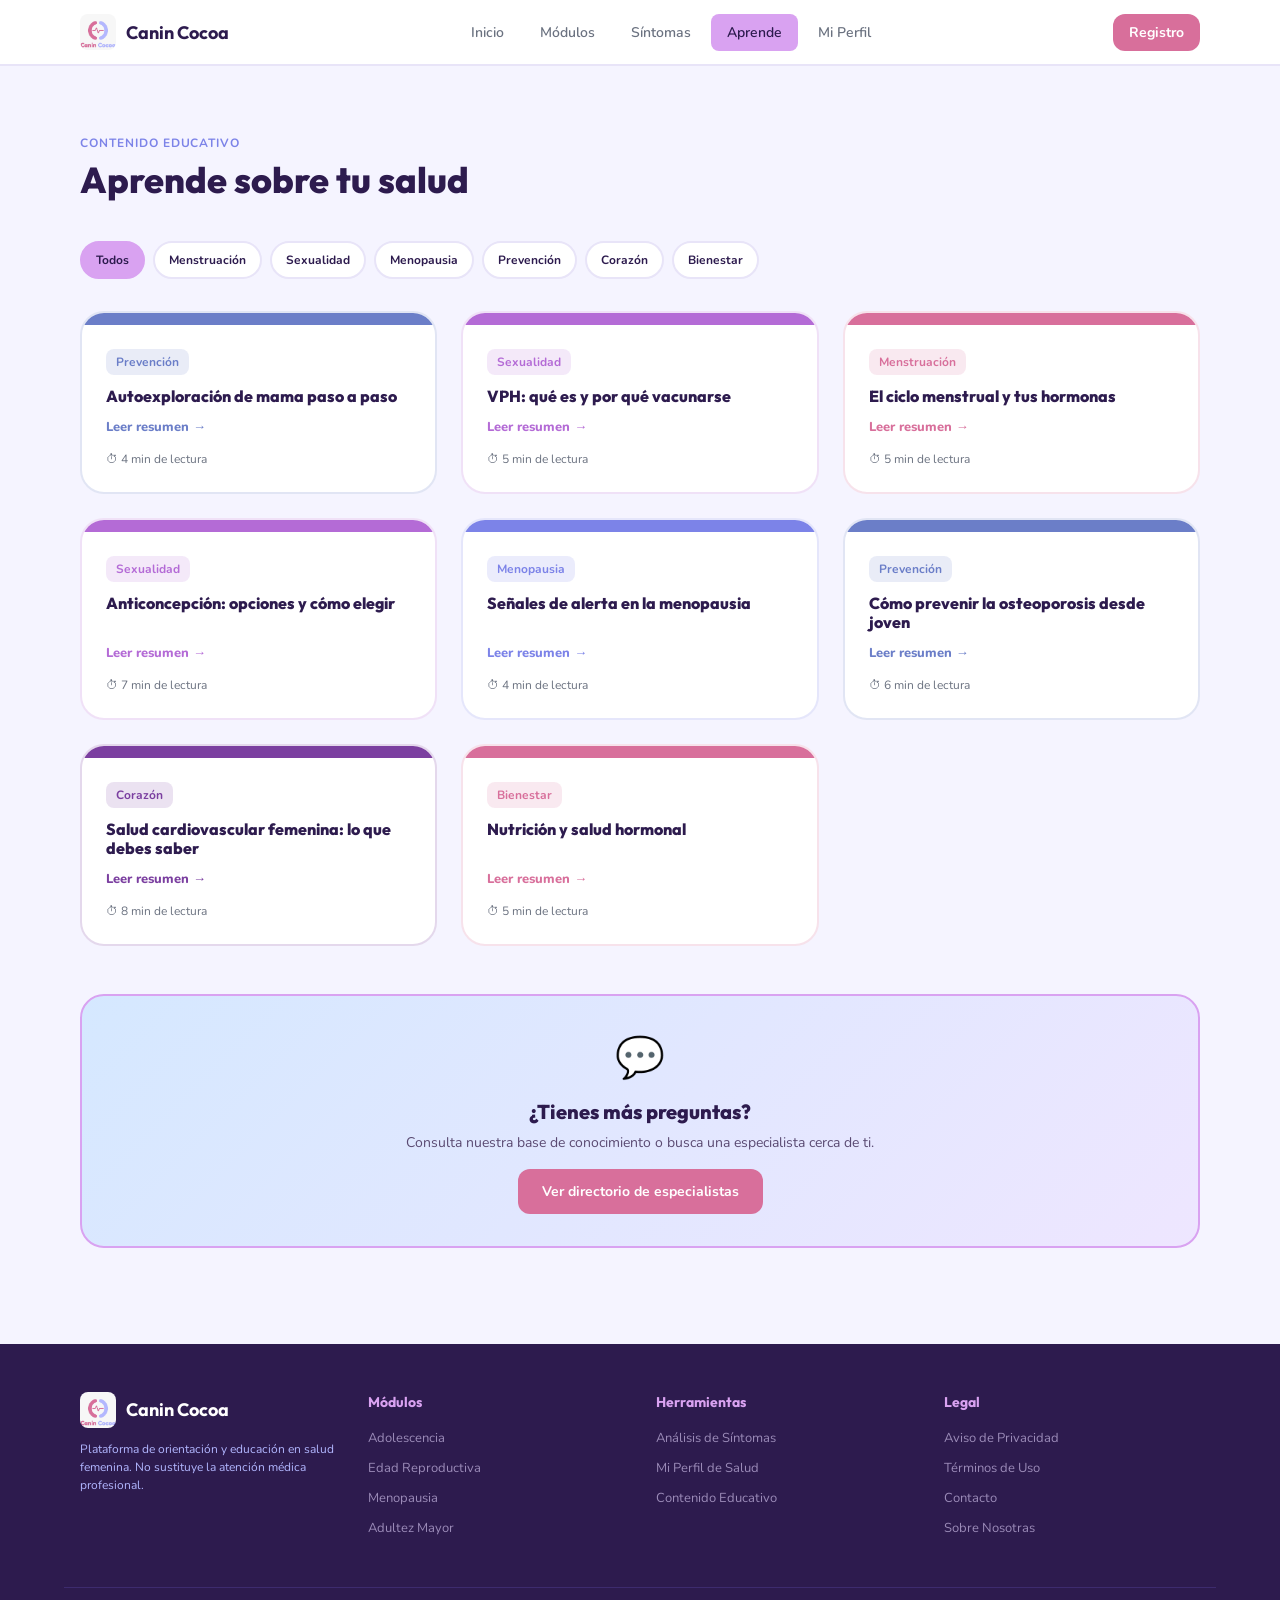
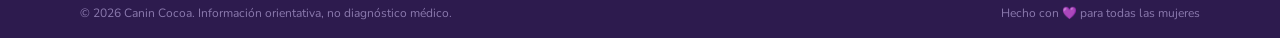
<file: aprende.html>
<!DOCTYPE html>
<html lang="es">
<head>
  <meta charset="UTF-8">
  <meta name="viewport" content="width=device-width, initial-scale=1.0">
  <title>Aprende sobre tu salud · Canin Cocoa</title>
  <meta name="description" content="Orientación, prevención y educación en salud femenina adaptada a cada etapa de la vida.">
  <link rel="icon" href="img/logo.jpeg">
  <link rel="stylesheet" href="css/styles.css">
</head>
<body>

  <!-- ===== Navegación ===== -->
  <header class="nav">
    <div class="container nav-inner">
      <a href="index.html" class="brand">
        <img src="img/logo.jpeg" alt="Logo Canin Cocoa">
        Canin Cocoa
      </a>
      <nav class="nav-links" id="navLinks">
        <a href="index.html">Inicio</a>
        <a href="modulos.html">Módulos</a>
        <a href="sintomas.html">Síntomas</a>
        <a href="aprende.html" class="active">Aprende</a>
        <a href="perfil.html">Mi Perfil</a>
      </nav>
      <a href="perfil.html" class="btn btn-rose nav-cta">Registro</a>
      <button class="menu-toggle" id="menuToggle" aria-label="Abrir menú" aria-expanded="false">
        <span></span><span></span><span></span>
      </button>
    </div>
  </header>

    <main>
    <section class="section">
      <div class="container">
        <div class="section-head">
          <span class="eyebrow" style="color:#7C83E8">Contenido educativo</span>
          <h2 class="section-title">Aprende sobre tu salud</h2>
        </div>

        <!-- Filtros: data-filter debe coincidir con data-tag de cada artículo -->
        <div class="chips" id="filters" style="margin-bottom:32px">
          <button class="chip pill active" data-filter="todos">Todos</button>
          <button class="chip pill" data-filter="menstruacion">Menstruación</button>
          <button class="chip pill" data-filter="sexualidad">Sexualidad</button>
          <button class="chip pill" data-filter="menopausia">Menopausia</button>
          <button class="chip pill" data-filter="prevencion">Prevención</button>
          <button class="chip pill" data-filter="corazon">Corazón</button>
          <button class="chip pill" data-filter="bienestar">Bienestar</button>
        </div>

        <div class="articles">
          <article class="article t-prevencion" data-tag="prevencion" id="autoexploracion">
            <div class="article-body">
              <span class="tag">Prevención</span>
              <h4>Autoexploración de mama paso a paso</h4>
              <details>
                <summary>Leer resumen →</summary>
                Hazla cada mes, de 7 a 10 días después de que inicie tu menstruación (o el mismo día de cada mes si ya no menstrúas). Frente al espejo, observa forma, piel y pezones; luego, acostada, recorre cada seno y la axila con las yemas de los dedos en círculos. Consulta si notas bultos, hundimientos, secreción o cambios en la piel. A partir de los 40 años, complementa con una mastografía cada 2 años.
              </details>
              <div class="article-meta"><span>⏱ 4 min de lectura</span></div>
            </div>
          </article>

          <article class="article t-sexualidad" data-tag="sexualidad" id="vph">
            <div class="article-body">
              <span class="tag">Sexualidad</span>
              <h4>VPH: qué es y por qué vacunarse</h4>
              <details>
                <summary>Leer resumen →</summary>
                El virus del papiloma humano es la infección de transmisión sexual más común y la principal causa del cáncer cervicouterino. La vacuna protege mejor si se aplica antes de iniciar la vida sexual; en México es gratuita para niñas y niños de 5.º de primaria o de 11 años. La vacuna no sustituye el Papanicolaou ni la prueba de VPH.
              </details>
              <div class="article-meta"><span>⏱ 5 min de lectura</span></div>
            </div>
          </article>
          <article class="article t-menstruacion" data-tag="menstruacion">
            <div class="article-body">
              <span class="tag">Menstruación</span>
              <h4>El ciclo menstrual y tus hormonas</h4>
              <details>
                <summary>Leer resumen →</summary>
                Un ciclo suele durar entre 21 y 35 días y tiene cuatro fases: menstrual, folicular, ovulatoria y lútea. Llevar un registro de tus periodos te ayuda a notar cambios y a comentarlos con tu médica.
              </details>
              <div class="article-meta"><span>⏱ 5 min de lectura</span></div>
            </div>
          </article>

          <article class="article t-sexualidad" data-tag="sexualidad">
            <div class="article-body">
              <span class="tag">Sexualidad</span>
              <h4>Anticoncepción: opciones y cómo elegir</h4>
              <details>
                <summary>Leer resumen →</summary>
                Existen métodos de barrera, hormonales, dispositivos intrauterinos y definitivos. El condón es el único que además protege contra ITS. La elección ideal se hace junto con una profesional según tu salud y tus planes.
              </details>
              <div class="article-meta"><span>⏱ 7 min de lectura</span></div>
            </div>
          </article>

          <article class="article t-menopausia" data-tag="menopausia">
            <div class="article-body">
              <span class="tag">Menopausia</span>
              <h4>Señales de alerta en la menopausia</h4>
              <details>
                <summary>Leer resumen →</summary>
                La menopausia se confirma tras 12 meses sin menstruación. Cualquier sangrado posterior debe revisarse, igual que los sofocos que interfieren con el sueño o las palpitaciones frecuentes.
              </details>
              <div class="article-meta"><span>⏱ 4 min de lectura</span></div>
            </div>
          </article>

          <article class="article t-prevencion" data-tag="prevencion">
            <div class="article-body">
              <span class="tag">Prevención</span>
              <h4>Cómo prevenir la osteoporosis desde joven</h4>
              <details>
                <summary>Leer resumen →</summary>
                La masa ósea alcanza su punto máximo alrededor de los 30 años. Calcio, vitamina D, ejercicio con impacto o de fuerza y evitar el tabaco son la base para huesos fuertes más adelante.
              </details>
              <div class="article-meta"><span>⏱ 6 min de lectura</span></div>
            </div>
          </article>

          <article class="article t-corazon" data-tag="corazon">
            <div class="article-body">
              <span class="tag">Corazón</span>
              <h4>Salud cardiovascular femenina: lo que debes saber</h4>
              <details>
                <summary>Leer resumen →</summary>
                En las mujeres, un infarto puede presentarse con cansancio, náusea, falta de aire o dolor en espalda o mandíbula, no solo dolor de pecho. Ante estos síntomas, acude a urgencias.
              </details>
              <div class="article-meta"><span>⏱ 8 min de lectura</span></div>
            </div>
          </article>

          <article class="article t-bienestar" data-tag="bienestar">
            <div class="article-body">
              <span class="tag">Bienestar</span>
              <h4>Nutrición y salud hormonal</h4>
              <details>
                <summary>Leer resumen →</summary>
                Una alimentación variada con fibra, proteína, grasas saludables y buena hidratación apoya el equilibrio hormonal. Dormir bien y manejar el estrés también influyen en tu ciclo.
              </details>
              <div class="article-meta"><span>⏱ 5 min de lectura</span></div>
            </div>
          </article>
        </div>

        <div class="cta-box">
          <div class="big-icon">💬</div>
          <h3>¿Tienes más preguntas?</h3>
          <p>Consulta nuestra base de conocimiento o busca una especialista cerca de ti.</p>
          <a href="#" class="btn btn-rose">Ver directorio de especialistas</a>
        </div>
      </div>
    </section>
  </main>


  <!-- ===== Pie de página ===== -->
  <footer class="footer">
    <div class="container footer-grid">
      <div>
        <a href="index.html" class="brand"><img src="img/logo.jpeg" alt="">Canin Cocoa</a>
        <p>Plataforma de orientación y educación en salud femenina. No sustituye la atención médica profesional.</p>
      </div>
      <div>
        <h5>Módulos</h5>
        <ul>
          <li><a href="modulos.html#adolescence">Adolescencia</a></li>
          <li><a href="modulos.html#reproductive">Edad Reproductiva</a></li>
          <li><a href="modulos.html#menopause">Menopausia</a></li>
          <li><a href="modulos.html#senior">Adultez Mayor</a></li>
        </ul>
      </div>
      <div>
        <h5>Herramientas</h5>
        <ul>
          <li><a href="sintomas.html">Análisis de Síntomas</a></li>
          <li><a href="perfil.html">Mi Perfil de Salud</a></li>
          <li><a href="aprende.html">Contenido Educativo</a></li>
        </ul>
      </div>
      <div>
        <h5>Legal</h5>
        <ul>
          <li><a href="#">Aviso de Privacidad</a></li>
          <li><a href="#">Términos de Uso</a></li>
          <li><a href="#">Contacto</a></li>
          <li><a href="#">Sobre Nosotras</a></li>
        </ul>
      </div>
    </div>
    <div class="container footer-bottom">
      <span>© 2026 Canin Cocoa. Información orientativa, no diagnóstico médico.</span>
      <span>Hecho con 💜 para todas las mujeres</span>
    </div>
  </footer>

  <script src="js/main.js"></script>
</body>
</html>
</file>
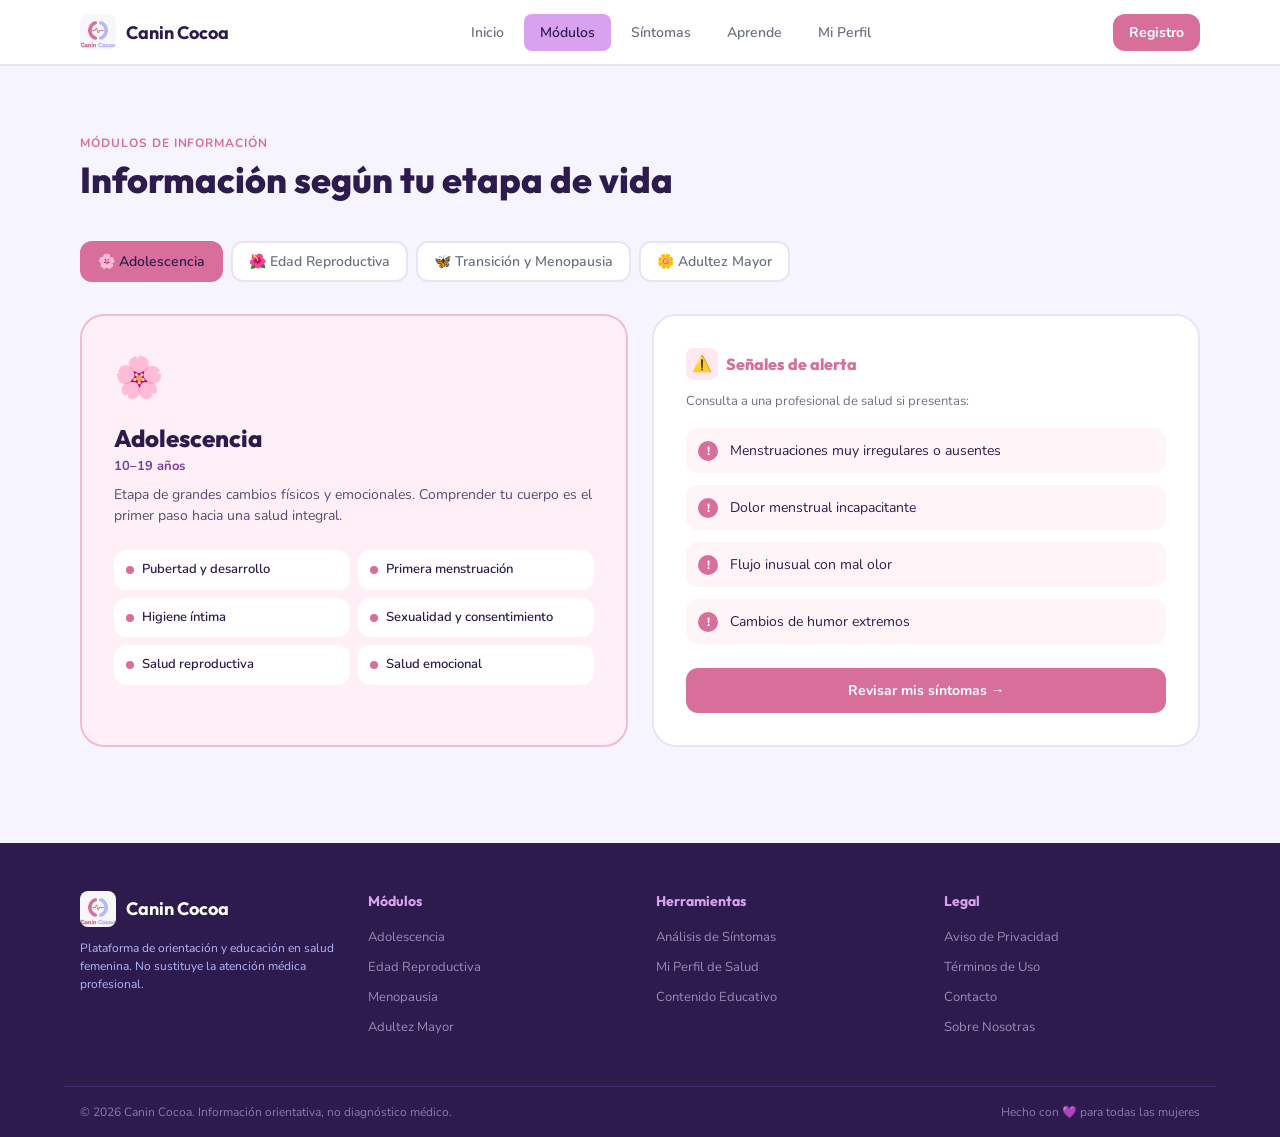
<file: modulos.html>
<!DOCTYPE html>
<html lang="es">
<head>
  <meta charset="UTF-8">
  <meta name="viewport" content="width=device-width, initial-scale=1.0">
  <title>Módulos por etapa · Canin Cocoa</title>
  <meta name="description" content="Orientación, prevención y educación en salud femenina adaptada a cada etapa de la vida.">
  <link rel="icon" href="img/icono.jpeg">
  <link rel="stylesheet" href="css/styles.css">
</head>
<body>

  <!-- ===== Navegación ===== -->
  <header class="nav">
    <div class="container nav-inner">
      <a href="index.html" class="brand">
        <img src="img/logo.jpeg" alt="Logo Canin Cocoa">
        Canin Cocoa
      </a>
      <nav class="nav-links" id="navLinks">
        <a href="index.html">Inicio</a>
        <a href="modulos.html" class="active">Módulos</a>
        <a href="sintomas.html">Síntomas</a>
        <a href="aprende.html">Aprende</a>
        <a href="perfil.html">Mi Perfil</a>
      </nav>
      <a href="perfil.html" class="btn btn-rose nav-cta">Registro</a>
      <button class="menu-toggle" id="menuToggle" aria-label="Abrir menú" aria-expanded="false">
        <span></span><span></span><span></span>
      </button>
    </div>
  </header>

    <main>
    <section class="section">
      <div class="container">
        <div class="section-head">
          <span class="eyebrow">Módulos de información</span>
          <h2 class="section-title">Información según tu etapa de vida</h2>
        </div>

        <!-- Pestañas: cada botón muestra el panel con el mismo data-stage -->
        <div class="tabs" role="tablist">
          <button class="tab stage-adolescence active" data-stage="adolescence" role="tab">🌸 Adolescencia</button>
          <button class="tab stage-reproductive" data-stage="reproductive" role="tab">🌺 Edad Reproductiva</button>
          <button class="tab stage-menopause" data-stage="menopause" role="tab">🦋 Transición y Menopausia</button>
          <button class="tab stage-senior" data-stage="senior" role="tab">🌼 Adultez Mayor</button>
        </div>

        <!-- ===== Adolescencia ===== -->
        <div class="panel stage-adolescence active" id="adolescence" role="tabpanel">
          <div class="card stage-info">
            <div class="big-icon">🌸</div>
            <h3>Adolescencia</h3>
            <div class="age">10–19 años</div>
            <p>Etapa de grandes cambios físicos y emocionales. Comprender tu cuerpo es el primer paso hacia una salud integral.</p>
            <div class="topics">
              <div class="topic">Pubertad y desarrollo</div>
              <div class="topic">Primera menstruación</div>
              <div class="topic">Higiene íntima</div>
              <div class="topic">Sexualidad y consentimiento</div>
              <div class="topic">Salud reproductiva</div>
              <div class="topic">Salud emocional</div>
            </div>
          </div>
          <div class="card">
            <div class="alerts-head"><div class="icon">⚠️</div><h4>Señales de alerta</h4></div>
            <p class="small-muted">Consulta a una profesional de salud si presentas:</p>
            <ul class="alert-list">
              <li>Menstruaciones muy irregulares o ausentes</li>
              <li>Dolor menstrual incapacitante</li>
              <li>Flujo inusual con mal olor</li>
              <li>Cambios de humor extremos</li>
            </ul>
            <a href="sintomas.html" class="btn btn-rose btn-block">Revisar mis síntomas →</a>
          </div>
        </div>

        <!-- ===== Edad reproductiva ===== -->
        <div class="panel stage-reproductive" id="reproductive" role="tabpanel">
          <div class="card stage-info">
            <div class="big-icon">🌺</div>
            <h3>Edad Reproductiva</h3>
            <div class="age">20–39 años</div>
            <p>Años de mayor actividad reproductiva. El conocimiento de tu ciclo y tu salud sexual es poder.</p>
            <div class="topics">
              <div class="topic">Ciclo menstrual</div>
              <div class="topic">Anticoncepción</div>
              <div class="topic">Embarazo y planificación</div>
              <div class="topic">Infecciones de transmisión sexual</div>
              <div class="topic">Endometriosis y SOP</div>
              <div class="topic">Salud cervical</div>
            </div>
          </div>
          <div class="card">
            <div class="alerts-head"><div class="icon">⚠️</div><h4>Señales de alerta</h4></div>
            <p class="small-muted">Consulta a una profesional de salud si presentas:</p>
            <ul class="alert-list">
              <li>Sangrado entre periodos</li>
              <li>Dolor pélvico persistente</li>
              <li>Secreción inusual</li>
              <li>Dificultad para concebir después de 12 meses</li>
            </ul>
            <a href="sintomas.html" class="btn btn-rose btn-block">Revisar mis síntomas →</a>
          </div>
        </div>

        <!-- ===== Menopausia ===== -->
        <div class="panel stage-menopause" id="menopause" role="tabpanel">
          <div class="card stage-info">
            <div class="big-icon">🦋</div>
            <h3>Transición y Menopausia</h3>
            <div class="age">40–59 años</div>
            <p>Una nueva etapa de transformación. Cuidar tu corazón, tus huesos y tu equilibrio hormonal es esencial.</p>
            <div class="topics">
              <div class="topic">Cambios hormonales</div>
              <div class="topic">Perimenopausia</div>
              <div class="topic">Salud ósea y osteoporosis</div>
              <div class="topic">Tiroides</div>
              <div class="topic">Prevención cardiovascular</div>
              <div class="topic">Bienestar emocional</div>
            </div>
          </div>
          <div class="card">
            <div class="alerts-head"><div class="icon">⚠️</div><h4>Señales de alerta</h4></div>
            <p class="small-muted">Consulta a una profesional de salud si presentas:</p>
            <ul class="alert-list">
              <li>Sangrado después de la menopausia</li>
              <li>Sofocos severos que afectan tu vida diaria</li>
              <li>Palpitaciones frecuentes</li>
              <li>Dolor en el pecho</li>
            </ul>
            <a href="sintomas.html" class="btn btn-rose btn-block">Revisar mis síntomas →</a>
          </div>
        </div>

        <!-- ===== Adultez mayor ===== -->
        <div class="panel stage-senior" id="senior" role="tabpanel">
          <div class="card stage-info">
            <div class="big-icon">🌼</div>
            <h3>Adultez Mayor</h3>
            <div class="age">60+ años</div>
            <p>La experiencia y la sabiduría van de la mano con la salud. Prevenir es vivir mejor.</p>
            <div class="topics">
              <div class="topic">Osteoporosis</div>
              <div class="topic">Salud cardiovascular</div>
              <div class="topic">Diabetes tipo 2</div>
              <div class="topic">Función tiroidea</div>
              <div class="topic">Salud cognitiva</div>
              <div class="topic">Prevención de caídas</div>
            </div>
          </div>
          <div class="card">
            <div class="alerts-head"><div class="icon">⚠️</div><h4>Señales de alerta</h4></div>
            <p class="small-muted">Consulta a una profesional de salud si presentas:</p>
            <ul class="alert-list">
              <li>Dolor torácico o dificultad para respirar</li>
              <li>Confusión repentina</li>
              <li>Caídas frecuentes</li>
              <li>Pérdida de peso sin causa aparente</li>
            </ul>
            <a href="sintomas.html" class="btn btn-rose btn-block">Revisar mis síntomas →</a>
          </div>
        </div>
      </div>
    </section>
  </main>


  <!-- ===== Pie de página ===== -->
  <footer class="footer">
    <div class="container footer-grid">
      <div>
        <a href="index.html" class="brand"><img src="img/logo.jpeg" alt="">Canin Cocoa</a>
        <p>Plataforma de orientación y educación en salud femenina. No sustituye la atención médica profesional.</p>
      </div>
      <div>
        <h5>Módulos</h5>
        <ul>
          <li><a href="modulos.html#adolescence">Adolescencia</a></li>
          <li><a href="modulos.html#reproductive">Edad Reproductiva</a></li>
          <li><a href="modulos.html#menopause">Menopausia</a></li>
          <li><a href="modulos.html#senior">Adultez Mayor</a></li>
        </ul>
      </div>
      <div>
        <h5>Herramientas</h5>
        <ul>
          <li><a href="sintomas.html">Análisis de Síntomas</a></li>
          <li><a href="perfil.html">Mi Perfil de Salud</a></li>
          <li><a href="aprende.html">Contenido Educativo</a></li>
        </ul>
      </div>
      <div>
        <h5>Legal</h5>
        <ul>
          <li><a href="#">Aviso de Privacidad</a></li>
          <li><a href="#">Términos de Uso</a></li>
          <li><a href="#">Contacto</a></li>
          <li><a href="#">Sobre Nosotras</a></li>
        </ul>
      </div>
    </div>
    <div class="container footer-bottom">
      <span>© 2026 Canin Cocoa. Información orientativa, no diagnóstico médico.</span>
      <span>Hecho con 💜 para todas las mujeres</span>
    </div>
  </footer>

  <script src="js/main.js"></script>
</body>
</html>
</file>
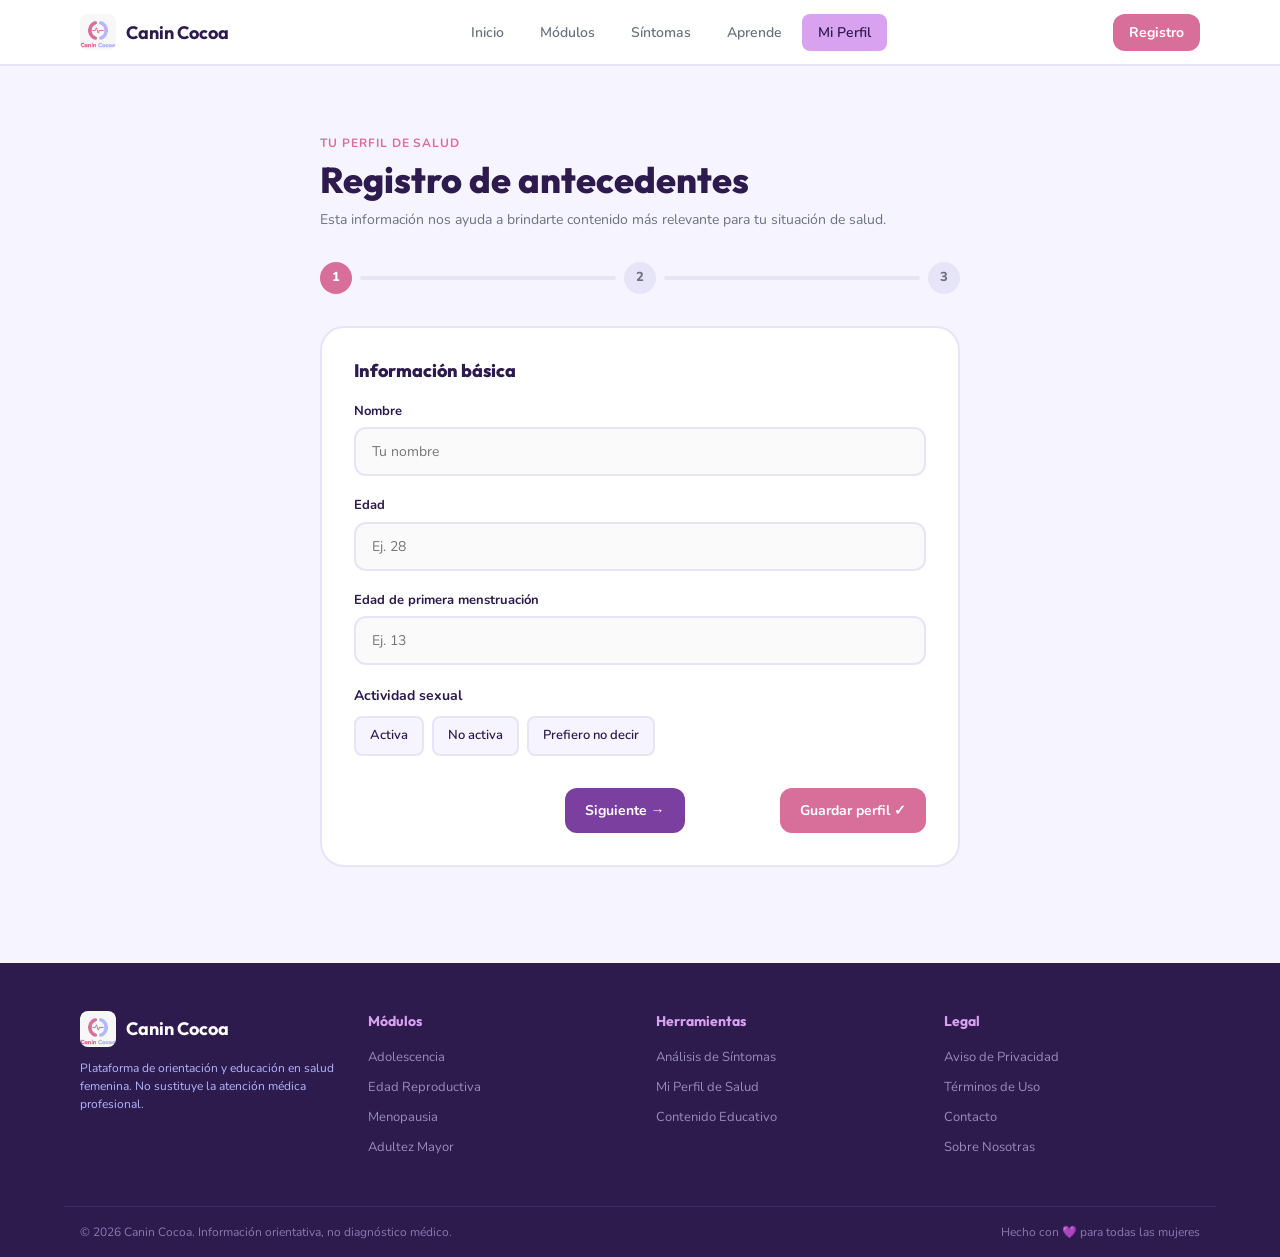
<file: perfil.html>
<!DOCTYPE html>
<html lang="es">
<head>
  <meta charset="UTF-8">
  <meta name="viewport" content="width=device-width, initial-scale=1.0">
  <title>Mi perfil de salud · Canin Cocoa</title>
  <meta name="description" content="Orientación, prevención y educación en salud femenina adaptada a cada etapa de la vida.">
  <link rel="icon" href="img/icono.jpeg">
  <link rel="stylesheet" href="css/styles.css">
</head>
<body>

  <!-- ===== Navegación ===== -->
  <header class="nav">
    <div class="container nav-inner">
      <a href="index.html" class="brand">
        <img src="img/logo.jpeg" alt="Logo Canin Cocoa">
        Canin Cocoa
      </a>
      <nav class="nav-links" id="navLinks">
        <a href="index.html">Inicio</a>
        <a href="modulos.html">Módulos</a>
        <a href="sintomas.html">Síntomas</a>
        <a href="aprende.html">Aprende</a>
        <a href="perfil.html" class="active">Mi Perfil</a>
      </nav>
      <a href="perfil.html" class="btn btn-rose nav-cta">Registro</a>
      <button class="menu-toggle" id="menuToggle" aria-label="Abrir menú" aria-expanded="false">
        <span></span><span></span><span></span>
      </button>
    </div>
  </header>

    <main>
    <section class="section">
      <div class="container-sm">
        <div class="section-head" style="margin-bottom:32px">
          <span class="eyebrow">Tu perfil de salud</span>
          <h2 class="section-title">Registro de antecedentes</h2>
          <p class="section-intro">Esta información nos ayuda a brindarte contenido más relevante para tu situación de salud.</p>
        </div>

        <!-- Indicador de pasos -->
        <div class="steps" id="steps">
          <div class="step done"><div class="dot">1</div><div class="line"></div></div>
          <div class="step"><div class="dot">2</div><div class="line"></div></div>
          <div class="step"><div class="dot">3</div></div>
        </div>

        <div class="card">
          <form id="profileForm">
            <!-- Paso 1 -->
            <div class="form-step active" data-step="1">
              <h3>Información básica</h3>
              <div>
                <label class="field-label" for="name">Nombre</label>
                <input class="input" type="text" id="name" name="name" placeholder="Tu nombre" required>
              </div>
              <div>
                <label class="field-label" for="age">Edad</label>
                <input class="input" type="number" id="age" name="age" placeholder="Ej. 28" min="10" max="110" required>
              </div>
              <div>
                <label class="field-label" for="menarche">Edad de primera menstruación</label>
                <input class="input" type="number" id="menarche" name="menarche" placeholder="Ej. 13" min="7" max="20">
              </div>
              <div>
                <span class="field-label">Actividad sexual</span>
                <div class="chips">
                  <label class="option"><input type="radio" name="sexual" value="Activa"><span>Activa</span></label>
                  <label class="option"><input type="radio" name="sexual" value="No activa"><span>No activa</span></label>
                  <label class="option"><input type="radio" name="sexual" value="Prefiero no decir"><span>Prefiero no decir</span></label>
                </div>
              </div>
            </div>

            <!-- Paso 2 -->
            <div class="form-step" data-step="2">
              <h3>Historial reproductivo y hábitos</h3>
              <div>
                <span class="field-label">Número de embarazos</span>
                <div class="chips">
                  <label class="option blue"><input type="radio" name="pregnancies" value="0"><span>0</span></label>
                  <label class="option blue"><input type="radio" name="pregnancies" value="1"><span>1</span></label>
                  <label class="option blue"><input type="radio" name="pregnancies" value="2"><span>2</span></label>
                  <label class="option blue"><input type="radio" name="pregnancies" value="3"><span>3</span></label>
                  <label class="option blue"><input type="radio" name="pregnancies" value="4+"><span>4+</span></label>
                </div>
              </div>
              <div>
                <span class="field-label">Actividad física semanal</span>
                <div class="chips">
                  <label class="option blue"><input type="radio" name="exercise" value="Sedentaria"><span>Sedentaria</span></label>
                  <label class="option blue"><input type="radio" name="exercise" value="1–2 días"><span>1–2 días</span></label>
                  <label class="option blue"><input type="radio" name="exercise" value="3–4 días"><span>3–4 días</span></label>
                  <label class="option blue"><input type="radio" name="exercise" value="5+ días"><span>5+ días</span></label>
                </div>
              </div>
              <div>
                <span class="field-label">Alimentación predominante</span>
                <div class="chips">
                  <label class="option blue"><input type="radio" name="diet" value="Balanceada"><span>Balanceada</span></label>
                  <label class="option blue"><input type="radio" name="diet" value="Alta en procesados"><span>Alta en procesados</span></label>
                  <label class="option blue"><input type="radio" name="diet" value="Vegetariana"><span>Vegetariana</span></label>
                  <label class="option blue"><input type="radio" name="diet" value="Vegana"><span>Vegana</span></label>
                  <label class="option blue"><input type="radio" name="diet" value="Otra"><span>Otra</span></label>
                </div>
              </div>
            </div>

            <!-- Paso 3 -->
            <div class="form-step" data-step="3">
              <h3>Antecedentes médicos</h3>
              <div>
                <label class="field-label" for="history">Enfermedades diagnosticadas</label>
                <textarea class="input" id="history" name="history" rows="3" placeholder="Ej. diabetes, hipotiroidismo, hipertensión..."></textarea>
              </div>
              <div>
                <label class="field-label" for="family">Antecedentes familiares</label>
                <textarea class="input" id="family" name="family" rows="3" placeholder="Ej. cáncer de mama, diabetes tipo 2, osteoporosis..."></textarea>
              </div>
              <div class="info-box">🔒 Tu información es privada y solo se usa para personalizar tu experiencia. En este prototipo se guarda únicamente en tu navegador.</div>
            </div>

            <div class="form-actions" id="formActions">
              <button type="button" class="btn btn-soft" id="prevBtn" style="visibility:hidden">← Anterior</button>
              <button type="button" class="btn btn-purple" id="nextBtn">Siguiente →</button>
              <button type="submit" class="btn btn-rose" id="saveBtn" hidden>Guardar perfil ✓</button>
            </div>
          </form>

          <!-- Mensaje al guardar -->
          <div class="success" id="success">
            <div class="big-icon">🎉</div>
            <h3>¡Perfil guardado, <span id="successName"></span>!</h3>
            <p>Este es el resumen de tu perfil. Según tu edad, te recomendamos este módulo:</p>
            <dl class="summary" id="summary"></dl>
            <a href="modulos.html" class="btn btn-rose" id="recommendedLink">Ver mi módulo</a>
            <button type="button" class="btn btn-soft" id="editProfile">Editar perfil</button>
          </div>
        </div>
      </div>
    </section>
  </main>


  <!-- ===== Pie de página ===== -->
  <footer class="footer">
    <div class="container footer-grid">
      <div>
        <a href="index.html" class="brand"><img src="img/logo.jpeg" alt="">Canin Cocoa</a>
        <p>Plataforma de orientación y educación en salud femenina. No sustituye la atención médica profesional.</p>
      </div>
      <div>
        <h5>Módulos</h5>
        <ul>
          <li><a href="modulos.html#adolescence">Adolescencia</a></li>
          <li><a href="modulos.html#reproductive">Edad Reproductiva</a></li>
          <li><a href="modulos.html#menopause">Menopausia</a></li>
          <li><a href="modulos.html#senior">Adultez Mayor</a></li>
        </ul>
      </div>
      <div>
        <h5>Herramientas</h5>
        <ul>
          <li><a href="sintomas.html">Análisis de Síntomas</a></li>
          <li><a href="perfil.html">Mi Perfil de Salud</a></li>
          <li><a href="aprende.html">Contenido Educativo</a></li>
        </ul>
      </div>
      <div>
        <h5>Legal</h5>
        <ul>
          <li><a href="#">Aviso de Privacidad</a></li>
          <li><a href="#">Términos de Uso</a></li>
          <li><a href="#">Contacto</a></li>
          <li><a href="#">Sobre Nosotras</a></li>
        </ul>
      </div>
    </div>
    <div class="container footer-bottom">
      <span>© 2026 Canin Cocoa. Información orientativa, no diagnóstico médico.</span>
      <span>Hecho con 💜 para todas las mujeres</span>
    </div>
  </footer>

  <script src="js/main.js"></script>
</body>
</html>
</file>
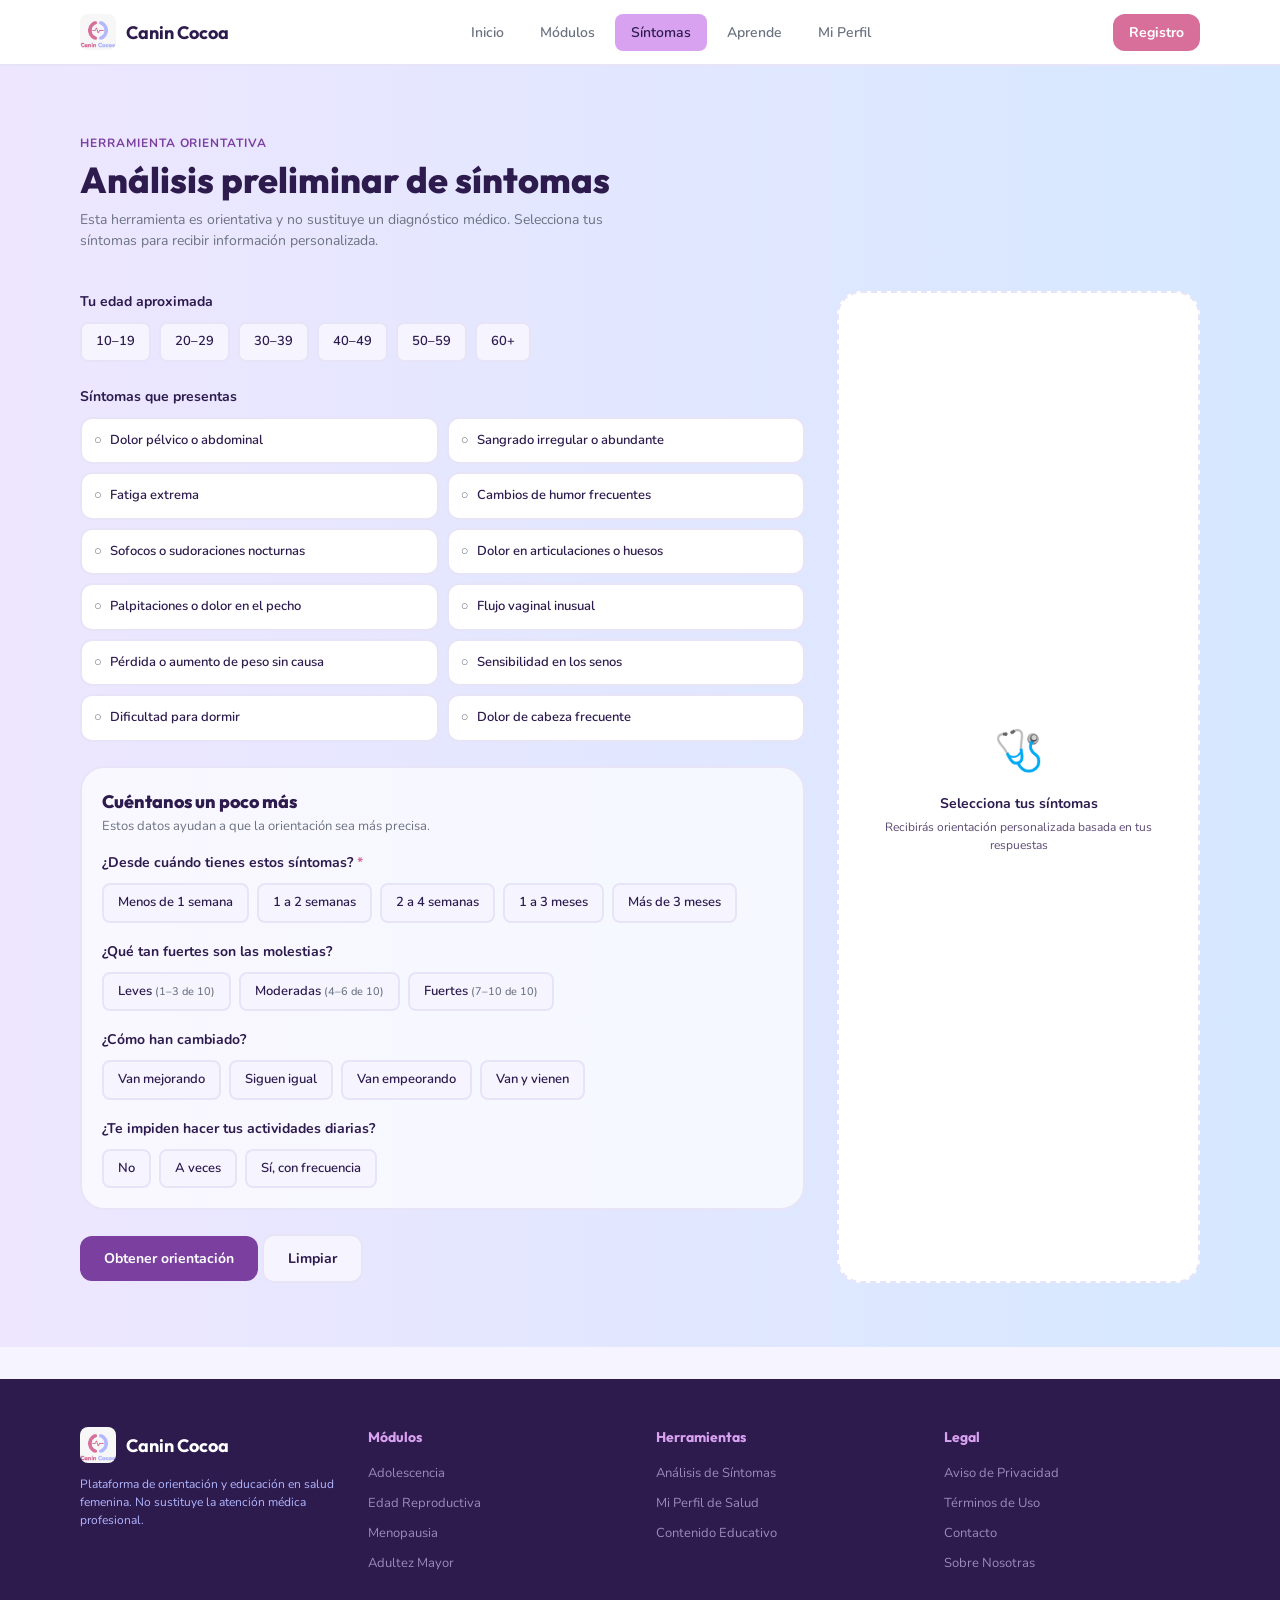
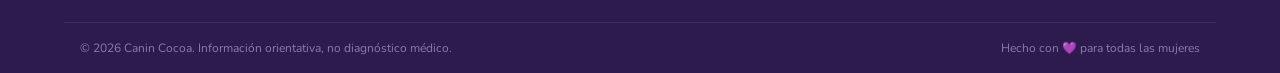
<file: sintomas.html>
<!DOCTYPE html>
<html lang="es">
<head>
  <meta charset="UTF-8">
  <meta name="viewport" content="width=device-width, initial-scale=1.0">
  <title>Análisis de síntomas · Canin Cocoa</title>
  <meta name="description" content="Orientación, prevención y educación en salud femenina adaptada a cada etapa de la vida.">
  <link rel="icon" href="img/icono.jpeg">
  <link rel="stylesheet" href="css/styles.css">
</head>
<body>

  <!-- ===== Navegación ===== -->
  <header class="nav">
    <div class="container nav-inner">
      <a href="index.html" class="brand">
        <img src="img/logo.jpeg" alt="Logo Canin Cocoa">
        Canin Cocoa
      </a>
      <nav class="nav-links" id="navLinks">
        <a href="index.html">Inicio</a>
        <a href="modulos.html">Módulos</a>
        <a href="sintomas.html" class="active">Síntomas</a>
        <a href="aprende.html">Aprende</a>
        <a href="perfil.html">Mi Perfil</a>
      </nav>
      <a href="perfil.html" class="btn btn-rose nav-cta">Registro</a>
      <button class="menu-toggle" id="menuToggle" aria-label="Abrir menú" aria-expanded="false">
        <span></span><span></span><span></span>
      </button>
    </div>
  </header>

    <main>
    <section class="section band">
      <div class="container">
        <div class="section-head">
          <span class="eyebrow" style="color:var(--purple)">Herramienta orientativa</span>
          <h2 class="section-title">Análisis preliminar de síntomas</h2>
          <p class="section-intro">Esta herramienta es orientativa y no sustituye un diagnóstico médico. Selecciona tus síntomas para recibir información personalizada.</p>
        </div>

        <div class="symptoms-grid">
          <form id="symptomForm">
            <div class="field">
              <span class="field-label">Tu edad aproximada</span>
              <div class="chips">
                <label class="option blue"><input type="radio" name="age" value="10–19"><span>10–19</span></label>
                <label class="option blue"><input type="radio" name="age" value="20–29"><span>20–29</span></label>
                <label class="option blue"><input type="radio" name="age" value="30–39"><span>30–39</span></label>
                <label class="option blue"><input type="radio" name="age" value="40–49"><span>40–49</span></label>
                <label class="option blue"><input type="radio" name="age" value="50–59"><span>50–59</span></label>
                <label class="option blue"><input type="radio" name="age" value="60+"><span>60+</span></label>
              </div>
            </div>

            <div class="field">
              <span class="field-label">Síntomas que presentas</span>
              <!-- data-category se usa en js/main.js para calcular el nivel -->
              <div class="symptom-list">
                <label class="symptom"><input type="checkbox" name="symptom" data-category="reproductive"><span>Dolor pélvico o abdominal</span></label>
                <label class="symptom"><input type="checkbox" name="symptom" data-category="reproductive"><span>Sangrado irregular o abundante</span></label>
                <label class="symptom"><input type="checkbox" name="symptom" data-category="general"><span>Fatiga extrema</span></label>
                <label class="symptom"><input type="checkbox" name="symptom" data-category="hormonal"><span>Cambios de humor frecuentes</span></label>
                <label class="symptom"><input type="checkbox" name="symptom" data-category="hormonal"><span>Sofocos o sudoraciones nocturnas</span></label>
                <label class="symptom"><input type="checkbox" name="symptom" data-category="bone"><span>Dolor en articulaciones o huesos</span></label>
                <label class="symptom"><input type="checkbox" name="symptom" data-category="cardiac"><span>Palpitaciones o dolor en el pecho</span></label>
                <label class="symptom"><input type="checkbox" name="symptom" data-category="reproductive"><span>Flujo vaginal inusual</span></label>
                <label class="symptom"><input type="checkbox" name="symptom" data-category="thyroid"><span>Pérdida o aumento de peso sin causa</span></label>
                <label class="symptom"><input type="checkbox" name="symptom" data-category="reproductive"><span>Sensibilidad en los senos</span></label>
                <label class="symptom"><input type="checkbox" name="symptom" data-category="general"><span>Dificultad para dormir</span></label>
                <label class="symptom"><input type="checkbox" name="symptom" data-category="general"><span>Dolor de cabeza frecuente</span></label>
              </div>
            </div>

            <!-- Detalles: duración, intensidad e impacto (se usan en js/main.js, sección 3) -->
            <div class="details-box">
              <p class="details-title">Cuéntanos un poco más</p>
              <p class="details-intro">Estos datos ayudan a que la orientación sea más precisa.</p>

              <div class="field">
                <span class="field-label">¿Desde cuándo tienes estos síntomas? <em class="req">*</em></span>
                <div class="chips">
                  <label class="option"><input type="radio" name="duracion" value="dias"><span>Menos de 1 semana</span></label>
                  <label class="option"><input type="radio" name="duracion" value="1-2sem"><span>1 a 2 semanas</span></label>
                  <label class="option"><input type="radio" name="duracion" value="2-4sem"><span>2 a 4 semanas</span></label>
                  <label class="option"><input type="radio" name="duracion" value="1-3meses"><span>1 a 3 meses</span></label>
                  <label class="option"><input type="radio" name="duracion" value="3meses+"><span>Más de 3 meses</span></label>
                </div>
              </div>

              <div class="field">
                <span class="field-label">¿Qué tan fuertes son las molestias?</span>
                <div class="chips">
                  <label class="option"><input type="radio" name="intensidad" value="leve"><span>Leves <small>(1–3 de 10)</small></span></label>
                  <label class="option"><input type="radio" name="intensidad" value="moderada"><span>Moderadas <small>(4–6 de 10)</small></span></label>
                  <label class="option"><input type="radio" name="intensidad" value="fuerte"><span>Fuertes <small>(7–10 de 10)</small></span></label>
                </div>
              </div>

              <div class="field">
                <span class="field-label">¿Cómo han cambiado?</span>
                <div class="chips">
                  <label class="option"><input type="radio" name="evolucion" value="mejorando"><span>Van mejorando</span></label>
                  <label class="option"><input type="radio" name="evolucion" value="igual"><span>Siguen igual</span></label>
                  <label class="option"><input type="radio" name="evolucion" value="empeorando"><span>Van empeorando</span></label>
                  <label class="option"><input type="radio" name="evolucion" value="van-y-vienen"><span>Van y vienen</span></label>
                </div>
              </div>

              <div class="field" style="margin-bottom:0">
                <span class="field-label">¿Te impiden hacer tus actividades diarias?</span>
                <div class="chips">
                  <label class="option"><input type="radio" name="impacto" value="no"><span>No</span></label>
                  <label class="option"><input type="radio" name="impacto" value="aveces"><span>A veces</span></label>
                  <label class="option"><input type="radio" name="impacto" value="si"><span>Sí, con frecuencia</span></label>
                </div>
              </div>
            </div>

            <button type="submit" class="btn btn-purple">Obtener orientación</button>
            <button type="reset" class="btn btn-soft" id="resetSymptoms">Limpiar</button>
          </form>

          <!-- Aquí js/main.js escribe el resultado -->
          <div class="result" id="result" aria-live="polite">
            <div class="big-icon">🩺</div>
            <p style="font-weight:700; color:var(--dark); margin-bottom:4px">Selecciona tus síntomas</p>
            <p style="font-size:12px; margin:0">Recibirás orientación personalizada basada en tus respuestas</p>
          </div>
        </div>
      </div>
    </section>
  </main>


  <!-- ===== Pie de página ===== -->
  <footer class="footer">
    <div class="container footer-grid">
      <div>
        <a href="index.html" class="brand"><img src="img/logo.jpeg" alt="">Canin Cocoa</a>
        <p>Plataforma de orientación y educación en salud femenina. No sustituye la atención médica profesional.</p>
      </div>
      <div>
        <h5>Módulos</h5>
        <ul>
          <li><a href="modulos.html#adolescence">Adolescencia</a></li>
          <li><a href="modulos.html#reproductive">Edad Reproductiva</a></li>
          <li><a href="modulos.html#menopause">Menopausia</a></li>
          <li><a href="modulos.html#senior">Adultez Mayor</a></li>
        </ul>
      </div>
      <div>
        <h5>Herramientas</h5>
        <ul>
          <li><a href="sintomas.html">Análisis de Síntomas</a></li>
          <li><a href="perfil.html">Mi Perfil de Salud</a></li>
          <li><a href="aprende.html">Contenido Educativo</a></li>
        </ul>
      </div>
      <div>
        <h5>Legal</h5>
        <ul>
          <li><a href="#">Aviso de Privacidad</a></li>
          <li><a href="#">Términos de Uso</a></li>
          <li><a href="#">Contacto</a></li>
          <li><a href="#">Sobre Nosotras</a></li>
        </ul>
      </div>
    </div>
    <div class="container footer-bottom">
      <span>© 2026 Canin Cocoa. Información orientativa, no diagnóstico médico.</span>
      <span>Hecho con 💜 para todas las mujeres</span>
    </div>
  </footer>

  <script src="js/main.js"></script>
</body>
</html>
</file>
<file: css/styles.css>
/* =========================================================
   Canin Cocoa — Estilos globales
   Paleta: #D86F9B (rosa) · #D9A2F1 (lila) · #D5E8FF (hielo) · #B2B7FF (pervinca)
   ========================================================= */

@import url('https://fonts.googleapis.com/css2?family=Outfit:wght@400;500;600;700;800&family=Nunito:wght@400;500;600;700&display=swap');

:root {
  --bg: #f5f4ff;
  --surface: #ffffff;
  --lilac: #D9A2F1;
  --periwinkle: #B2B7FF;
  --ice: #D5E8FF;
  --rose: #D86F9B;
  --purple: #7B3FA0;
  --dark: #2D1B4E;
  --text-soft: #5a4a72;
  --muted: #6B7280;
  --border: #E8E4F8;

  --font-display: 'Outfit', sans-serif;
  --font-body: 'Nunito', sans-serif;

  --radius-sm: 8px;
  --radius: 12px;
  --radius-lg: 24px;
  --max-width: 1152px;
}

/* ---------- Reset básico ---------- */
*, *::before, *::after { box-sizing: border-box; margin: 0; padding: 0; }
html { scroll-behavior: smooth; }
body {
  font-family: var(--font-body);
  background: var(--bg);
  color: var(--dark);
  line-height: 1.5;
  min-height: 100vh;
  display: flex;
  flex-direction: column;
}
main { flex: 1; }
h1, h2, h3, h4 { font-family: var(--font-display); line-height: 1.2; }
img { max-width: 100%; display: block; }
a { color: inherit; text-decoration: none; }
button, input, textarea { font: inherit; color: inherit; }
button { cursor: pointer; border: none; background: none; }

.container { max-width: var(--max-width); margin: 0 auto; padding: 0 16px; }
.container-sm { max-width: 672px; margin: 0 auto; padding: 0 16px; }
.section { padding: 64px 0; }

/* ---------- Botones ---------- */
.btn {
  display: inline-block;
  padding: 12px 24px;
  border-radius: var(--radius);
  font-weight: 700;
  font-size: 14px;
  transition: opacity .2s, transform .2s;
  text-align: center;
}
.btn:hover { opacity: .9; }
.btn-rose { background: var(--rose); color: #fff; }
.btn-purple { background: var(--purple); color: #fff; }
.btn-outline { background: #fff; color: var(--purple); border: 2px solid var(--lilac); }
.btn-soft { background: var(--bg); color: var(--dark); border: 2px solid var(--border); }
.btn-block { display: block; width: 100%; }

/* Chips / botones de opción (edad, filtros, etc.) */
.chip {
  padding: 8px 14px;
  border-radius: var(--radius-sm);
  font-size: 13px;
  font-weight: 600;
  background: #fff;
  border: 2px solid var(--border);
  transition: background .2s, border-color .2s;
}
.chip:hover { border-color: var(--lilac); }
.chip.active { background: var(--lilac); border-color: var(--lilac); }
.chip.blue.active { background: var(--periwinkle); border-color: var(--periwinkle); }
.chip.pill { border-radius: 999px; font-weight: 700; font-size: 12px; }

/* ---------- Encabezados de sección ---------- */
.eyebrow {
  font-size: 12px;
  font-weight: 700;
  text-transform: uppercase;
  letter-spacing: .08em;
  color: var(--rose);
}
.section-title { font-size: clamp(28px, 4vw, 36px); font-weight: 800; margin-top: 4px; }
.section-intro { font-size: 14px; color: var(--muted); margin-top: 8px; max-width: 580px; }
.section-head { margin-bottom: 40px; }

/* =========================================================
   Navegación
   ========================================================= */
.nav {
  position: sticky; top: 0; z-index: 50;
  background: #fff;
  border-bottom: 2px solid var(--border);
}
.nav-inner { display: flex; align-items: center; justify-content: space-between; height: 64px; }
.brand { display: flex; align-items: center; gap: 10px; font-family: var(--font-display); font-weight: 700; font-size: 18px; }
.brand img { width: 36px; height: 36px; border-radius: var(--radius-sm); object-fit: cover; }
.nav-links { display: flex; gap: 4px; }
.nav-links a {
  padding: 8px 16px; border-radius: var(--radius-sm);
  font-size: 14px; font-weight: 600; color: var(--muted);
  transition: background .2s, color .2s;
}
.nav-links a:hover { color: var(--dark); background: var(--bg); }
.nav-links a.active { background: var(--lilac); color: var(--dark); }
.nav-cta { padding: 8px 16px; font-size: 14px; }
.menu-toggle { display: none; padding: 8px; }
.menu-toggle span { display: block; width: 24px; height: 2px; background: var(--dark); border-radius: 2px; margin: 5px 0; }

@media (max-width: 767px) {
  .nav-links, .nav-cta { display: none; }
  .menu-toggle { display: block; }
  .nav-links.open {
    display: flex; flex-direction: column;
    position: absolute; top: 64px; left: 0; right: 0;
    background: #fff; padding: 8px 16px 16px;
    border-bottom: 2px solid var(--border);
  }
  .nav-links.open a { background: var(--bg); color: var(--dark); }
  .nav-links.open a.active { background: var(--lilac); }
}

/* =========================================================
   Hero (inicio)
   ========================================================= */
.hero {
  background: linear-gradient(135deg, var(--ice) 0%, #EEE6FF 40%, #FDF0F8 100%);
  padding: 32px 0 64px;
}
.hero-grid { margin-top: 56px; }
.hero-grid { display: grid; grid-template-columns: 1fr 1fr; gap: 48px; align-items: center; }
.badge {
  display: inline-block; padding: 4px 12px; border-radius: 999px;
  background: var(--lilac); font-size: 12px; font-weight: 700; margin-bottom: 16px;
}
.hero h1 { font-size: clamp(34px, 5vw, 48px); font-weight: 800; margin-bottom: 16px; }
.hero h1 span { color: var(--rose); }
.hero p { color: var(--text-soft); margin-bottom: 32px; }
.hero-actions { display: flex; flex-wrap: wrap; gap: 12px; }
.hero-visual { display: flex; justify-content: center; }
.hero-frame { position: relative; width: 288px; height: 288px; }
.hero-frame::before, .hero-frame::after {
  content: ''; position: absolute; inset: 0; border-radius: var(--radius-lg); opacity: .3;
}
.hero-frame::before { background: var(--periwinkle); transform: rotate(6deg); }
.hero-frame::after { background: var(--lilac); transform: rotate(-3deg); }
.hero-frame img {
  position: relative; z-index: 1; width: 100%; height: 100%;
  object-fit: cover; border-radius: var(--radius-lg); background: #EEE6FF;
}

.stage-cards { display: grid; grid-template-columns: repeat(4, 1fr); gap: 16px; margin-top: 48px; }
.stage-card {
  display: flex; align-items: center; gap: 12px;
  padding: 16px; border-radius: 16px;
  border: 2px solid transparent;
  transition: transform .2s;
}
.stage-card:hover { transform: scale(1.04); }
.stage-card .icon { font-size: 26px; }
.stage-card strong { display: block; font-size: 14px; }
.stage-card small { font-size: 12px; color: var(--muted); }

@media (max-width: 767px) {
  .hero { padding: 16px 0 48px; }
  .hero-grid { margin-top: 40px; }
  .hero-grid { grid-template-columns: 1fr; }
  .hero-frame { width: 240px; height: 240px; }
  .stage-cards { grid-template-columns: 1fr 1fr; }
}

/* =========================================================
   Carrusel de banners (inicio)
   ========================================================= */
.carousel {
  position: relative;
  overflow: hidden;
  border-radius: var(--radius-lg);
  box-shadow: 0 10px 30px rgba(45, 27, 78, .12);
}
.carousel-track {
  display: flex;
  transition: transform .6s ease;
}
.slide {
  flex: 0 0 100%;
  min-height: 240px;
  display: flex;
  align-items: center;
  justify-content: space-between;
  gap: 24px;
  padding: 36px 88px 52px;
  color: #fff;
}
.slide-text { max-width: 620px; }
.slide-date {
  display: inline-block;
  padding: 4px 12px;
  border-radius: 999px;
  background: rgba(255, 255, 255, .25);
  font-size: 12px;
  font-weight: 700;
  margin-bottom: 12px;
}
.slide h2 { font-size: clamp(20px, 3vw, 28px); font-weight: 800; margin-bottom: 8px; }
.slide p { font-size: 15px; margin-bottom: 18px; color: inherit; opacity: .95; }
.slide-art svg { width: 70px; height: 100px; }
.slide-art {
  font-size: 96px;
  line-height: 1;
  flex-shrink: 0;
  width: 160px; height: 160px;
  display: grid; place-items: center;
  border-radius: 50%;
  background: rgba(255, 255, 255, .22);
}
.btn-white { background: #fff; color: var(--dark); padding: 10px 20px; }

/* Fondo de cada banner (usa la paleta) */
.slide-rose       { background: linear-gradient(120deg, #D86F9B, #E89AB9); }
.slide-lilac      { background: linear-gradient(120deg, #9B5CC4, #D9A2F1); }
.slide-periwinkle { background: linear-gradient(120deg, #6E74D8, #B2B7FF); }
.slide-ice        { background: linear-gradient(120deg, #B2B7FF, #D5E8FF); color: var(--dark); }
.slide-ice .slide-date { background: rgba(255, 255, 255, .6); }
.slide-purple     { background: linear-gradient(120deg, #2D1B4E, #7B3FA0); }

.carousel-btn {
  position: absolute; top: 50%; transform: translateY(-50%);
  width: 44px; height: 44px; border-radius: 50%;
  background: rgba(255, 255, 255, .85); color: var(--dark);
  font-size: 28px; line-height: 1; font-weight: 700;
  display: grid; place-items: center; padding-bottom: 3px;
  transition: background .2s;
}
.carousel-btn:hover { background: #fff; }
.carousel-btn.prev { left: 20px; }
.carousel-btn.next { right: 20px; }
.carousel-dots {
  position: absolute; left: 0; right: 0; bottom: 18px;
  display: flex; justify-content: center; gap: 8px;
}
.carousel-dots button {
  width: 10px; height: 10px; border-radius: 999px;
  background: rgba(255, 255, 255, .55);
  transition: width .3s, background .3s;
}
.carousel-dots button.active { width: 28px; background: #fff; }
.carousel button:focus-visible { outline: 2px solid var(--dark); outline-offset: 2px; }

@media (max-width: 767px) {
  .slide { padding: 28px 24px 52px; min-height: 300px; align-items: flex-start; }
  .slide-art { display: none; }
  .carousel-btn { display: none; }  /* en celular se desliza con el dedo */
}
@media (prefers-reduced-motion: reduce) {
  .carousel-track { transition: none; }
}

/* Colores por etapa */
.stage-adolescence { --stage: #D86F9B; --stage-bg: #FFF0F7; }
.stage-reproductive { --stage: #D9A2F1; --stage-bg: #FAF0FF; }
.stage-menopause { --stage: #B2B7FF; --stage-bg: #F0F0FF; }
.stage-senior { --stage: #8FA3E0; --stage-bg: #EEF6FF; }
.stage-card { background: var(--stage-bg); border-color: color-mix(in srgb, var(--stage) 25%, transparent); }

/* Tarjetas de funciones en inicio */
.features { display: grid; grid-template-columns: repeat(3, 1fr); gap: 24px; }
.feature {
  background: #fff; border: 2px solid var(--border); border-radius: var(--radius-lg);
  padding: 28px; display: flex; flex-direction: column; gap: 10px;
  transition: transform .2s, border-color .2s;
}
.feature:hover { transform: translateY(-3px); border-color: var(--lilac); }
.feature .icon {
  width: 48px; height: 48px; border-radius: 14px; display: grid; place-items: center; font-size: 22px;
}
.feature h3 { font-size: 18px; font-weight: 800; }
.feature p { font-size: 14px; color: var(--text-soft); flex: 1; }
.feature .link { font-size: 13px; font-weight: 700; color: var(--purple); }
@media (max-width: 767px) { .features { grid-template-columns: 1fr; } }

/* =========================================================
   Módulos por etapa
   ========================================================= */
.tabs { display: flex; flex-wrap: wrap; gap: 8px; margin-bottom: 32px; }
.tab {
  padding: 8px 16px; border-radius: var(--radius);
  font-weight: 600; font-size: 14px; color: var(--muted);
  background: #fff; border: 2px solid var(--border);
  transition: all .2s;
}
.tab.active { background: var(--stage); border-color: var(--stage); color: var(--dark); }

.panel { display: none; }
.panel.active { display: grid; grid-template-columns: 1fr 1fr; gap: 24px; }
@media (max-width: 767px) { .panel.active { grid-template-columns: 1fr; } }

.card { background: #fff; border: 2px solid var(--border); border-radius: var(--radius-lg); padding: 32px; }
.stage-info { background: var(--stage-bg); border-color: color-mix(in srgb, var(--stage) 40%, transparent); }
.stage-info .big-icon { font-size: 40px; margin-bottom: 16px; }
.stage-info h3 { font-size: 24px; font-weight: 800; margin-bottom: 4px; }
.stage-info .age { font-size: 13px; font-weight: 700; color: var(--purple); margin-bottom: 8px; }
.stage-info p { font-size: 14px; color: var(--text-soft); margin-bottom: 24px; }
.topics { display: grid; grid-template-columns: 1fr 1fr; gap: 8px; }
.topic {
  display: flex; align-items: center; gap: 8px;
  background: #fff; border-radius: var(--radius); padding: 10px 12px;
  font-size: 13px; font-weight: 600;
}
.topic::before { content: ''; width: 8px; height: 8px; border-radius: 50%; background: var(--stage); flex-shrink: 0; }

.alerts-head { display: flex; align-items: center; gap: 8px; margin-bottom: 12px; }
.alerts-head .icon { width: 32px; height: 32px; border-radius: var(--radius-sm); background: #FFE8F0; display: grid; place-items: center; }
.alerts-head h4 { color: var(--rose); font-size: 16px; font-weight: 800; }
.small-muted { font-size: 13px; color: var(--muted); margin-bottom: 16px; }
.alert-list { list-style: none; display: grid; gap: 12px; margin-bottom: 24px; }
.alert-list li {
  display: flex; align-items: flex-start; gap: 12px;
  background: #FFF5F8; border-radius: var(--radius); padding: 12px; font-size: 14px;
}
.alert-list li::before {
  content: '!'; flex-shrink: 0; width: 20px; height: 20px; border-radius: 50%;
  background: var(--rose); color: #fff; font-size: 12px; font-weight: 800;
  display: grid; place-items: center; margin-top: 1px;
}

/* =========================================================
   Análisis de síntomas
   ========================================================= */
.symptoms-grid { display: grid; grid-template-columns: 2fr 1fr; gap: 32px; }
@media (max-width: 767px) { .symptoms-grid { grid-template-columns: 1fr; } }
.field-label { display: block; font-size: 14px; font-weight: 700; margin-bottom: 10px; }
.field { margin-bottom: 24px; }
.chips { display: flex; flex-wrap: wrap; gap: 8px; }
.symptom-list { display: grid; grid-template-columns: 1fr 1fr; gap: 8px; }
@media (max-width: 480px) { .symptom-list { grid-template-columns: 1fr; } }

/* Checkbox con aspecto de tarjeta (sin JS para marcar/desmarcar) */
.symptom input { position: absolute; opacity: 0; pointer-events: none; }
.symptom span {
  display: flex; align-items: center; gap: 8px;
  background: #fff; border: 2px solid var(--border); border-radius: var(--radius);
  padding: 12px; font-size: 13px; font-weight: 600; cursor: pointer;
  transition: all .2s; height: 100%;
}
.symptom span::before { content: '○'; color: var(--muted); }
.symptom input:checked + span { background: #EEE6FF; border-color: var(--lilac); }
.symptom input:checked + span::before { content: '✓'; color: var(--purple); font-weight: 800; }
.symptom input:focus-visible + span { outline: 2px solid var(--purple); outline-offset: 2px; }

.result {
  border-radius: var(--radius-lg); padding: 24px; height: 100%;
  background: #fff; border: 2px dashed var(--border);
  display: flex; flex-direction: column; justify-content: center; align-items: center; text-align: center;
}
.result .big-icon { font-size: 40px; margin-bottom: 12px; }
.result.filled { align-items: flex-start; text-align: left; justify-content: flex-start; border-style: solid; }
.result.low { background: #F3F4FF; border-color: var(--periwinkle); --level: #6B74E0; }
.result.medium { background: #FAF0FF; border-color: var(--lilac); --level: var(--purple); }
.result.high { background: #FFF0F6; border-color: var(--rose); --level: var(--rose); }
.result .level-icon { width: 48px; height: 48px; border-radius: 16px; display: grid; place-items: center; font-size: 22px; margin-bottom: 16px; background: #fff; }
.result .level { font-size: 12px; font-weight: 800; text-transform: uppercase; letter-spacing: .06em; color: var(--level); margin-bottom: 4px; }
.result h4 { font-size: 17px; font-weight: 800; margin-bottom: 10px; }
.result p { font-size: 14px; color: var(--text-soft); margin-bottom: 16px; }
.note { background: #fff; border-radius: var(--radius); padding: 12px; font-size: 12px; color: var(--muted); }

.band { background: linear-gradient(to right, #EEE6FF, var(--ice)); }

/* =========================================================
   Registro / perfil
   ========================================================= */
.steps { display: flex; gap: 8px; margin-bottom: 32px; }
.step { flex: 1; display: flex; align-items: center; gap: 8px; }
.step:last-child { flex: 0; }
.step .dot {
  width: 32px; height: 32px; border-radius: 50%; flex-shrink: 0;
  display: grid; place-items: center; font-size: 13px; font-weight: 800;
  background: var(--border); color: var(--muted); transition: all .3s;
}
.step .line { flex: 1; height: 4px; border-radius: 4px; background: var(--border); transition: background .3s; }
.step.done .dot { background: var(--rose); color: #fff; }
.step.done .line.full { background: var(--rose); }

.form-step { display: none; }
.form-step.active { display: grid; gap: 20px; }
.form-step h3 { font-size: 18px; font-weight: 800; }
.form-step label.field-label { font-size: 13px; margin-bottom: 6px; }
.input {
  width: 100%; padding: 12px 16px; border-radius: var(--radius);
  border: 2px solid var(--border); background: #fafafa; font-size: 14px;
  outline: none; transition: border-color .2s; resize: none;
}
.input:focus { border-color: var(--lilac); background: #fff; }
.info-box { background: var(--bg); border-radius: var(--radius); padding: 16px; font-size: 13px; color: var(--muted); }
.form-actions { display: flex; justify-content: space-between; margin-top: 32px; }
.form-actions .btn { padding: 10px 20px; }

/* Radios con aspecto de chip */
.option input { position: absolute; opacity: 0; pointer-events: none; }
.option span {
  display: inline-block; padding: 8px 14px; border-radius: var(--radius-sm);
  font-size: 13px; font-weight: 600; cursor: pointer;
  background: var(--bg); border: 2px solid var(--border); transition: all .2s;
}
.option input:checked + span { background: var(--lilac); border-color: var(--lilac); }
.option.blue input:checked + span { background: var(--periwinkle); border-color: var(--periwinkle); }
.option input:focus-visible + span { outline: 2px solid var(--purple); outline-offset: 2px; }

.success {
  display: none; text-align: center; padding: 16px 0;
}
.success.show { display: block; }
.success .big-icon { font-size: 48px; margin-bottom: 12px; }
.success h3 { font-size: 22px; font-weight: 800; margin-bottom: 8px; }
.success p { color: var(--text-soft); font-size: 14px; margin-bottom: 20px; }
.summary { text-align: left; display: grid; gap: 8px; margin-bottom: 24px; }
.summary div { display: flex; justify-content: space-between; gap: 16px; background: var(--bg); padding: 10px 14px; border-radius: var(--radius); font-size: 13px; }
.summary dt { color: var(--muted); font-weight: 600; }
.summary dd { font-weight: 700; text-align: right; }

/* =========================================================
   Contenido educativo
   ========================================================= */
.articles { display: grid; grid-template-columns: repeat(3, 1fr); gap: 24px; }
@media (max-width: 900px) { .articles { grid-template-columns: 1fr 1fr; } }
@media (max-width: 600px) { .articles { grid-template-columns: 1fr; } }
.article {
  background: #fff; border-radius: var(--radius-lg); overflow: hidden;
  border: 2px solid color-mix(in srgb, var(--tag) 20%, transparent);
  transition: transform .2s;
  display: flex; flex-direction: column;
}
.article:hover { transform: translateY(-3px); }
.article.hidden { display: none; }
.article::before { content: ''; height: 12px; background: var(--tag); }
.article-body { padding: 24px; display: flex; flex-direction: column; gap: 12px; flex: 1; }
.tag {
  align-self: flex-start; padding: 4px 10px; border-radius: var(--radius-sm);
  font-size: 12px; font-weight: 700;
  background: color-mix(in srgb, var(--tag) 15%, transparent); color: var(--tag);
}
.article h4 { font-size: 16px; font-weight: 800; flex: 1; }
.article-meta { display: flex; justify-content: space-between; align-items: center; font-size: 12px; color: var(--muted); }
.article-meta a { font-weight: 800; color: var(--tag); }
.article details { font-size: 13px; color: var(--text-soft); }
.article summary { cursor: pointer; font-weight: 800; color: var(--tag); list-style: none; }
.article summary::-webkit-details-marker { display: none; }
.article details[open] summary { margin-bottom: 8px; }

.t-menstruacion { --tag: #D86F9B; }
.t-sexualidad { --tag: #B46BD6; }
.t-menopausia { --tag: #7C83E8; }
.t-prevencion { --tag: #6B7EC8; }
.t-corazon { --tag: #7B3FA0; }
.t-bienestar { --tag: #D86F9B; }

.cta-box {
  margin-top: 48px; text-align: center; padding: 32px;
  border-radius: var(--radius-lg);
  background: linear-gradient(135deg, var(--ice), #EEE6FF);
  border: 2px solid var(--lilac);
}
.cta-box .big-icon { font-size: 40px; margin-bottom: 12px; }
.cta-box h3 { font-size: 20px; font-weight: 800; margin-bottom: 8px; }
.cta-box p { font-size: 14px; color: var(--text-soft); margin-bottom: 16px; }

/* =========================================================
   Pie de página
   ========================================================= */
.footer { background: var(--dark); margin-top: 32px; }
.footer-grid { display: grid; grid-template-columns: repeat(4, 1fr); gap: 32px; padding: 48px 16px; }
@media (max-width: 767px) { .footer-grid { grid-template-columns: 1fr 1fr; } }
@media (max-width: 480px) { .footer-grid { grid-template-columns: 1fr; } }
.footer .brand { color: #fff; margin-bottom: 12px; }
.footer p { font-size: 12px; color: var(--periwinkle); }
.footer h5 { font-family: var(--font-display); font-size: 14px; color: var(--lilac); margin-bottom: 12px; }
.footer ul { list-style: none; display: grid; gap: 6px; }
.footer li a { font-size: 13px; color: #9B8BB8; transition: color .2s; }
.footer li a:hover { color: #fff; }
.footer-bottom {
  border-top: 1px solid #3D2B6E; padding: 16px;
  display: flex; flex-wrap: wrap; justify-content: space-between; gap: 8px;
  font-size: 12px; color: #8B7AAE;
}

/* ---------- Detalles del análisis de síntomas ---------- */
.details-box {
  background: rgba(255, 255, 255, .7);
  border: 2px solid var(--border);
  border-radius: var(--radius-lg);
  padding: 20px;
  margin-bottom: 24px;
}
.details-title { font-family: var(--font-display); font-weight: 800; font-size: 18px; }
.details-intro { font-size: 13px; color: var(--muted); margin: 2px 0 16px; }
.details-box .field { margin-bottom: 18px; }
.req { color: var(--rose); font-style: normal; }
.option small { font-weight: 500; color: var(--muted); font-size: 11px; }
.field.missing .field-label { color: var(--rose); }
.field.missing .option span { border-color: #F3C3D6; }

/* Resumen dentro del resultado */
.result-facts { list-style: none; display: grid; gap: 6px; margin-bottom: 14px; width: 100%; }
.result-facts li { display: flex; justify-content: space-between; gap: 12px; font-size: 13px; background: #fff; border-radius: var(--radius-sm); padding: 8px 12px; }
.result-facts li span:first-child { color: var(--muted); font-weight: 600; }
.result-facts li span:last-child { font-weight: 700; text-align: right; }
.result-why { font-size: 13px; color: var(--text-soft); margin-bottom: 14px; padding-left: 18px; }
.result-why li { margin-bottom: 4px; }
.result-why-title { font-size: 12px; font-weight: 800; text-transform: uppercase; letter-spacing: .06em; color: var(--level); margin-bottom: 6px; }
.result.filled { height: auto; align-self: start; }
@media (min-width: 768px) { .result.filled { position: sticky; top: 84px; } }
</file>
